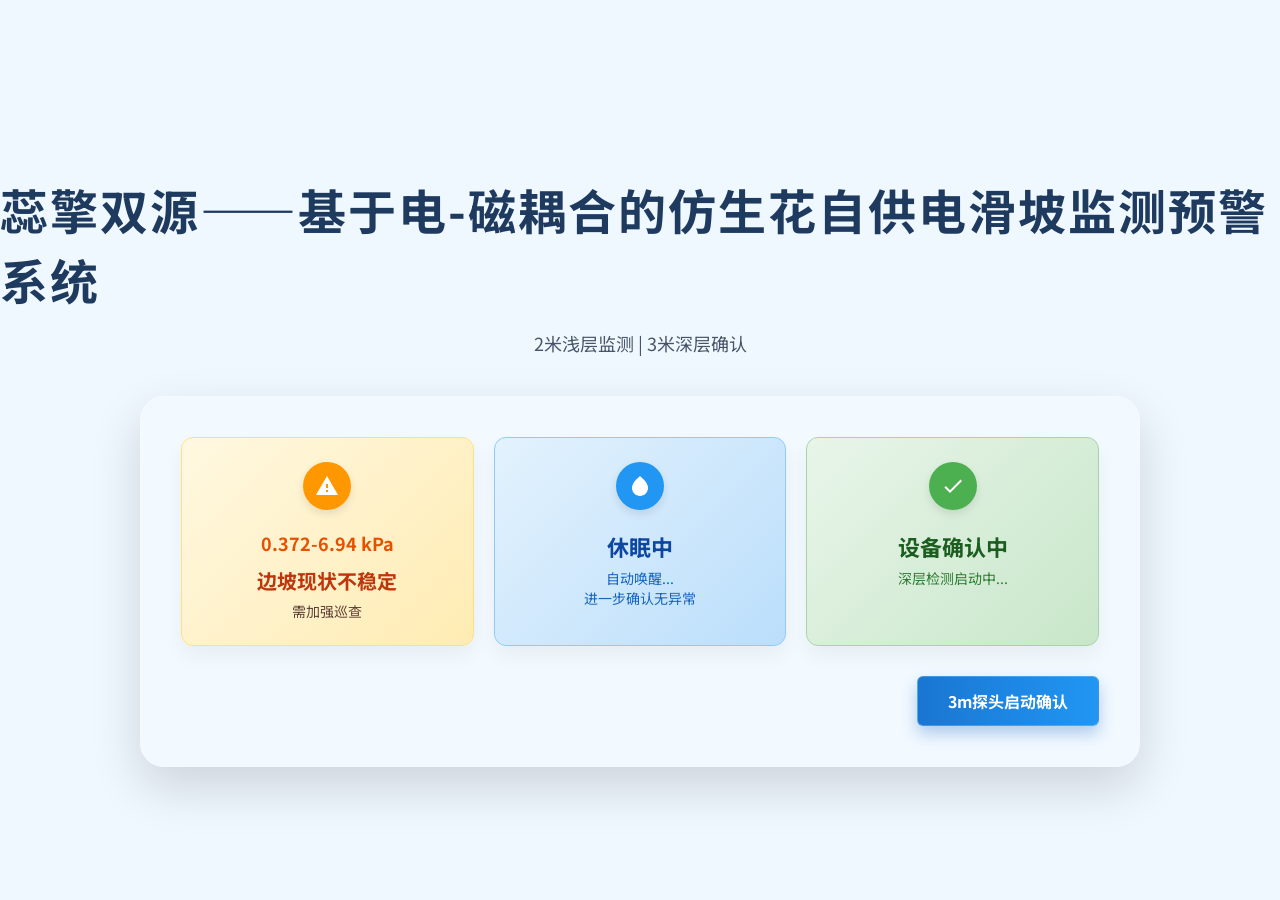
<file: index.html>
<!DOCTYPE html>
<html lang="zh-CN">

<head>
  <meta charset="UTF-8">
  <meta name="viewport" content="width=device-width, initial-scale=1.0">
  <title>蕊擎双源——基于电-磁耦合的仿生花自供电滑坡监测预警系统</title>
  <link rel="preconnect" href="https://fonts.googleapis.com">
  <link rel="preconnect" href="https://fonts.gstatic.com" crossorigin>
  <link href="https://fonts.googleapis.com/css2?family=Noto+Sans+SC:wght@400;500;700&display=swap" rel="stylesheet">
  <style>
    * {
      margin: 0;
      padding: 0;
      box-sizing: border-box;
    }

    body {
      font-family: 'Noto Sans SC', 'Microsoft Yahei', sans-serif;
      min-height: 100vh;
      display: flex;
      flex-direction: column;
      color: #0f172a;
      overflow: hidden;
      position: relative;
      background: #f0f8ff;
    }

    /* Main Content */
    .main-container {
      flex: 1;
      display: flex;
      flex-direction: column;
      align-items: center;
      justify-content: center;
      position: relative;
      z-index: 1;
      padding-top: 40px;
    }

    .main-title {
      font-size: 48px;
      font-weight: 700;
      letter-spacing: 2px;
      margin-bottom: 16px;
      color: #1e3a5f;
    }

    .subtitle {
      font-size: 18px;
      color: #475569;
      margin-bottom: 40px;
      position: relative;
      display: inline-block;
      padding: 0 20px;
    }

    /* Glass Card Container */
    .glass-container {
      background: rgba(255, 255, 255, 0.15);
      backdrop-filter: blur(12px);
      border: 1px solid rgba(255, 255, 255, 0.3);
      border-radius: 24px;
      padding: 40px;
      width: 90%;
      max-width: 1000px;
      box-shadow: 0 20px 50px rgba(0, 0, 0, 0.15);
      position: relative;
    }

    .cards-wrapper {
      display: flex;
      gap: 20px;
      justify-content: center;
      flex-wrap: wrap;
    }

    /* Individual Cards */
    .status-card {
      flex: 1;
      min-width: 260px;
      border-radius: 12px;
      padding: 24px;
      color: #333;
      position: relative;
      overflow: hidden;
      display: flex;
      flex-direction: column;
      align-items: center;
      text-align: center;
      box-shadow: 0 10px 20px rgba(0, 0, 0, 0.05);
      transition: transform 0.3s;
    }

    .status-card:hover {
      transform: translateY(-5px);
    }

    /* Card 1: Warning */
    .card-warning {
      background: linear-gradient(135deg, #FFF8E1 0%, #FFECB3 100%);
      border: 1px solid #FFE082;
    }

    .card-warning .icon-wrapper {
      background: #FF9800;
      color: white;
    }

    .card-warning .range-text {
      color: #E65100;
      font-weight: bold;
      margin: 10px 0;
      font-size: 18px;
    }

    .card-warning .card-title {
      color: #BF360C;
      font-weight: 700;
      font-size: 20px;
      margin-bottom: 6px;
    }

    .card-warning .card-sub {
      color: #5D4037;
      font-size: 14px;
    }

    /* Card 2: Sleep */
    .card-sleep {
      background: linear-gradient(135deg, #E3F2FD 0%, #BBDEFB 100%);
      border: 1px solid #90CAF9;
    }

    .card-sleep .icon-wrapper {
      background: #2196F3;
      color: white;
    }

    .card-sleep .card-title {
      color: #0D47A1;
      font-weight: 700;
      font-size: 22px;
      margin: 10px 0 6px;
    }

    .card-sleep .card-sub {
      color: #1565C0;
      font-size: 14px;
    }

    /* Card 3: Confirm */
    .card-confirm {
      background: linear-gradient(135deg, #E8F5E9 0%, #C8E6C9 100%);
      border: 1px solid #A5D6A7;
    }

    .card-confirm .icon-wrapper {
      background: #4CAF50;
      color: white;
    }

    .card-confirm .card-title {
      color: #1B5E20;
      font-weight: 700;
      font-size: 22px;
      margin: 10px 0 6px;
    }

    .card-confirm .card-sub {
      color: #2E7D32;
      font-size: 14px;
    }

    /* Icons */
    .icon-wrapper {
      width: 48px;
      height: 48px;
      border-radius: 50%;
      display: flex;
      align-items: center;
      justify-content: center;
      font-size: 24px;
      margin-bottom: 10px;
      box-shadow: 0 4px 8px rgba(0, 0, 0, 0.1);
    }

    /* Bottom Button */
    .action-btn {
      position: absolute;
      bottom: -60px;
      /* Position outside/below the glass container effectively, or inside at bottom right */
      right: 0;
      background: linear-gradient(90deg, #1565C0 0%, #42A5F5 100%);
      color: white;
      padding: 12px 24px;
      border-radius: 8px;
      text-decoration: none;
      font-weight: bold;
      box-shadow: 0 8px 16px rgba(21, 101, 192, 0.3);
      transition: all 0.3s;
      display: flex;
      align-items: center;
      gap: 8px;
    }

    /* Adjust button position to be inside the glass container at bottom right as per image */
    .glass-container .action-area {
      display: flex;
      justify-content: flex-end;
      margin-top: 30px;
    }

    .action-btn {
      position: static;
      /* Reset absolute */
      background: linear-gradient(90deg, #1976D2 0%, #2196F3 100%);
      padding: 12px 30px;
      font-size: 16px;
      border-radius: 6px;
      border: 1px solid rgba(255, 255, 255, 0.2);
    }

    .action-btn:hover {
      transform: translateY(-2px);
      box-shadow: 0 12px 20px rgba(21, 101, 192, 0.4);
    }

    /* SVG Icons */
    svg {
      width: 24px;
      height: 24px;
      fill: currentColor;
    }
  </style>
</head>

<body>



  <div class="main-container">
    <h1 class="main-title">蕊擎双源——基于电-磁耦合的仿生花自供电滑坡监测预警系统</h1>
    <div class="subtitle">2米浅层监测 | 3米深层确认</div>

    <div class="glass-container">
      <div class="cards-wrapper">

        <!-- Warning Card -->
        <div class="status-card card-warning">
          <div class="icon-wrapper">
            <!-- Warning Triangle SVG -->
            <svg viewBox="0 0 24 24">
              <path d="M1 21h22L12 2 1 21zm12-3h-2v-2h2v2zm0-4h-2v-4h2v4z" /></svg>
          </div>
          <div class="range-text">0.372-6.94 kPa</div>
          <div class="card-title">边坡现状不稳定</div>
          <div class="card-sub">需加强巡查</div>
        </div>

        <!-- Sleep Card -->
        <div class="status-card card-sleep">
          <div class="icon-wrapper">
            <!-- Water Drop SVG -->
            <svg viewBox="0 0 24 24">
              <path d="M12 2c-5.33 4.55-8 8.48-8 11.8 0 4.98 3.8 8.2 8 8.2s8-3.22 8-8.2c0-3.32-2.67-7.25-8-11.8z" />
            </svg>
          </div>
          <div class="card-title">休眠中</div>
          <div class="card-sub">自动唤醒...<br>进一步确认无异常</div>
        </div>

        <!-- Confirm Card -->
        <div class="status-card card-confirm">
          <div class="icon-wrapper">
            <!-- Check SVG -->
            <svg viewBox="0 0 24 24">
              <path d="M9 16.17L4.83 12l-1.42 1.41L9 19 21 7l-1.41-1.41z" /></svg>
          </div>
          <div class="card-title">设备确认中</div>
          <div class="card-sub">深层检测启动中...</div>
        </div>

      </div>

      <div class="action-area">
        <a href="monitor.html" class="action-btn">
          3m探头启动确认
        </a>
      </div>
    </div>
  </div>

</body>

</html>
</file>
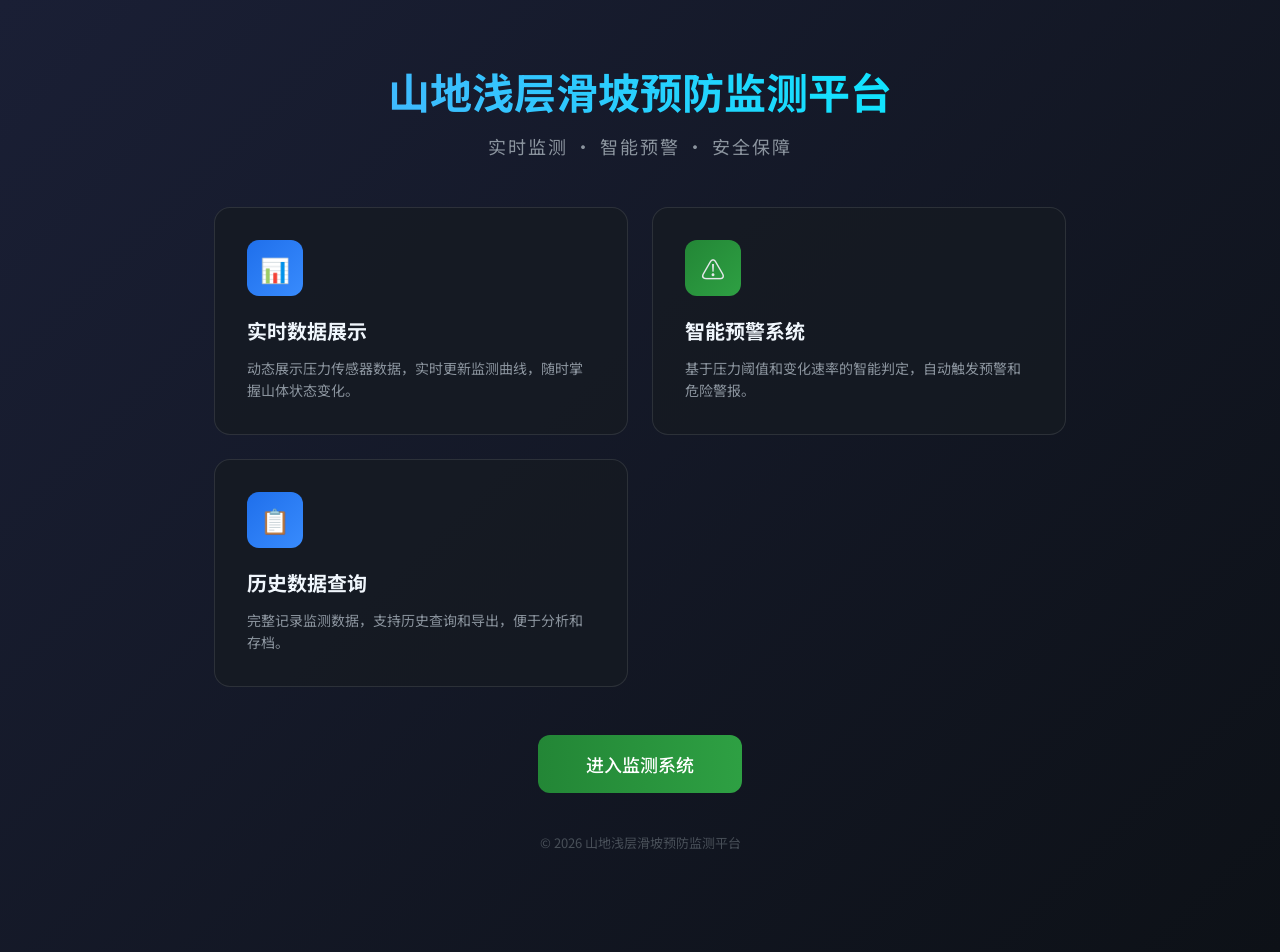
<file: site/index.html>
<!doctype html>
<html lang="zh-CN">

<head>
  <meta charset="utf-8" />
  <meta name="viewport" content="width=device-width, initial-scale=1" />
  <title>山地浅层滑坡预防监测平台</title>
  <link rel="preconnect" href="https://fonts.googleapis.com">
  <link rel="preconnect" href="https://fonts.gstatic.com" crossorigin>
  <link href="https://fonts.googleapis.com/css2?family=Noto+Sans+SC:wght@400;500;700&display=swap" rel="stylesheet">
  <style>
    * {
      margin: 0;
      padding: 0;
      box-sizing: border-box;
    }

    body {
      font-family: 'Noto Sans SC', 'Microsoft Yahei', sans-serif;
      background: linear-gradient(135deg, #1a1f35 0%, #0d1117 100%);
      min-height: 100vh;
      color: #e6e8eb;
    }

    .home-container {
      max-width: 900px;
      margin: 0 auto;
      padding: 60px 24px;
    }

    .logo-section {
      text-align: center;
      margin-bottom: 48px;
    }

    .logo-section h1 {
      font-size: 42px;
      font-weight: 700;
      margin-bottom: 12px;
      background: linear-gradient(90deg, #4facfe 0%, #00f2fe 100%);
      -webkit-background-clip: text;
      -webkit-text-fill-color: transparent;
      background-clip: text;
    }

    .logo-section .subtitle {
      font-size: 18px;
      color: #8b949e;
      letter-spacing: 2px;
    }

    .card-grid {
      display: grid;
      grid-template-columns: repeat(auto-fit, minmax(280px, 1fr));
      gap: 24px;
      margin-bottom: 48px;
    }

    .card {
      background: rgba(22, 27, 34, 0.8);
      border: 1px solid rgba(255, 255, 255, 0.1);
      border-radius: 16px;
      padding: 32px;
      transition: transform 0.3s, box-shadow 0.3s;
    }

    .card:hover {
      transform: translateY(-4px);
      box-shadow: 0 20px 40px rgba(0, 0, 0, 0.3);
    }

    .card-icon {
      width: 56px;
      height: 56px;
      background: linear-gradient(135deg, #238636, #2ea043);
      border-radius: 12px;
      display: flex;
      align-items: center;
      justify-content: center;
      margin-bottom: 20px;
      font-size: 24px;
    }

    .card-icon.blue {
      background: linear-gradient(135deg, #1f6feb, #388bfd);
    }

    .card h3 {
      font-size: 20px;
      margin-bottom: 12px;
      color: #f0f6fc;
    }

    .card p {
      font-size: 14px;
      color: #8b949e;
      line-height: 1.6;
    }

    .action-section {
      text-align: center;
    }

    .btn-enter {
      display: inline-block;
      padding: 16px 48px;
      font-size: 18px;
      font-weight: 500;
      color: #fff;
      background: linear-gradient(90deg, #238636, #2ea043);
      border: none;
      border-radius: 12px;
      cursor: pointer;
      text-decoration: none;
      transition: all 0.3s;
    }

    .btn-enter:hover {
      transform: scale(1.05);
      box-shadow: 0 10px 30px rgba(35, 134, 54, 0.4);
    }

    .footer {
      text-align: center;
      padding: 40px 0;
      color: #484f58;
      font-size: 13px;
    }

    @media (max-width: 600px) {
      .logo-section h1 {
        font-size: 28px;
      }

      .home-container {
        padding: 40px 16px;
      }

      .card {
        padding: 24px;
      }
    }
  </style>
</head>

<body>
  <div class="home-container">
    <div class="logo-section">
      <h1>山地浅层滑坡预防监测平台</h1>
      <p class="subtitle">实时监测 · 智能预警 · 安全保障</p>
    </div>

    <div class="card-grid">
      <div class="card">
        <div class="card-icon blue">📊</div>
        <h3>实时数据展示</h3>
        <p>动态展示压力传感器数据，实时更新监测曲线，随时掌握山体状态变化。</p>
      </div>
      <div class="card">
        <div class="card-icon">⚠️</div>
        <h3>智能预警系统</h3>
        <p>基于压力阈值和变化速率的智能判定，自动触发预警和危险警报。</p>
      </div>
      <div class="card">
        <div class="card-icon blue">📋</div>
        <h3>历史数据查询</h3>
        <p>完整记录监测数据，支持历史查询和导出，便于分析和存档。</p>
      </div>
    </div>

    <div class="action-section">
      <a href="./monitor.html" class="btn-enter">进入监测系统</a>
    </div>

    <div class="footer">
      <p>© 2026 山地浅层滑坡预防监测平台</p>
    </div>
  </div>
</body>

</html>
</file>
